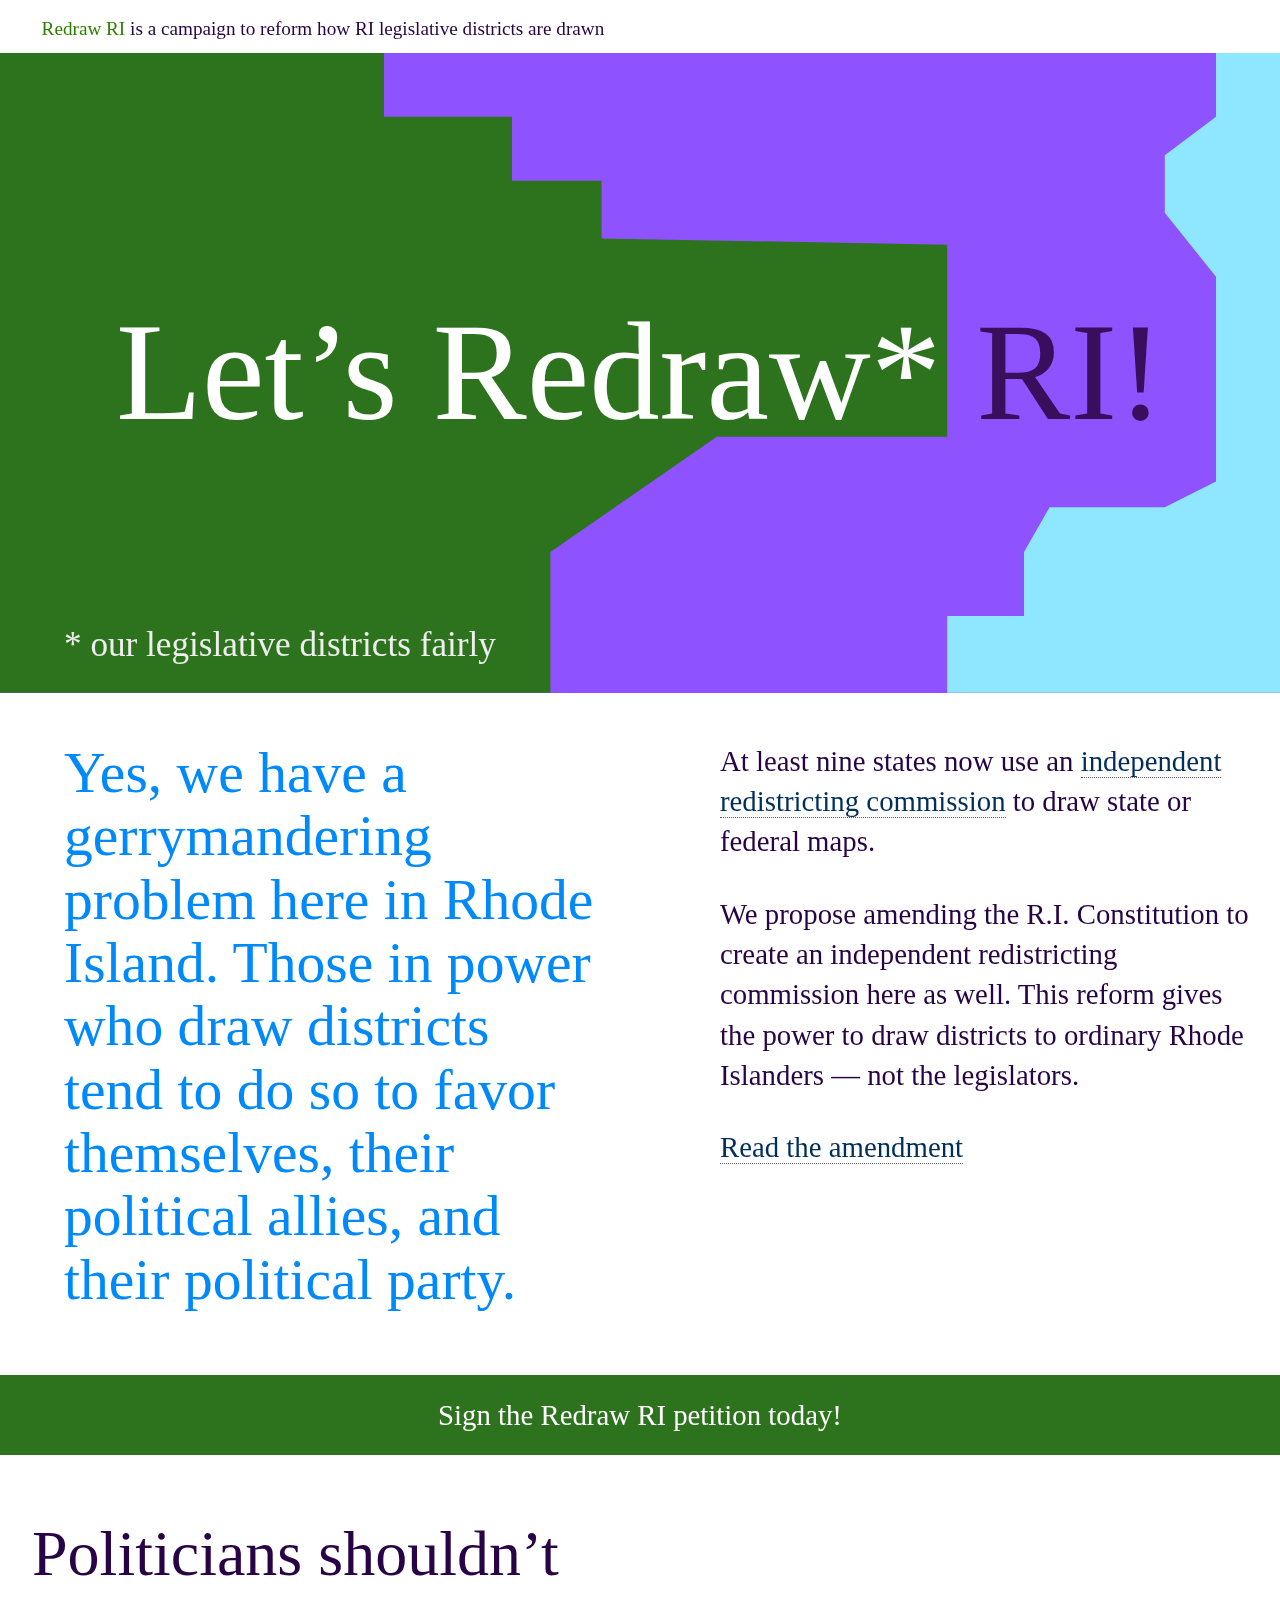
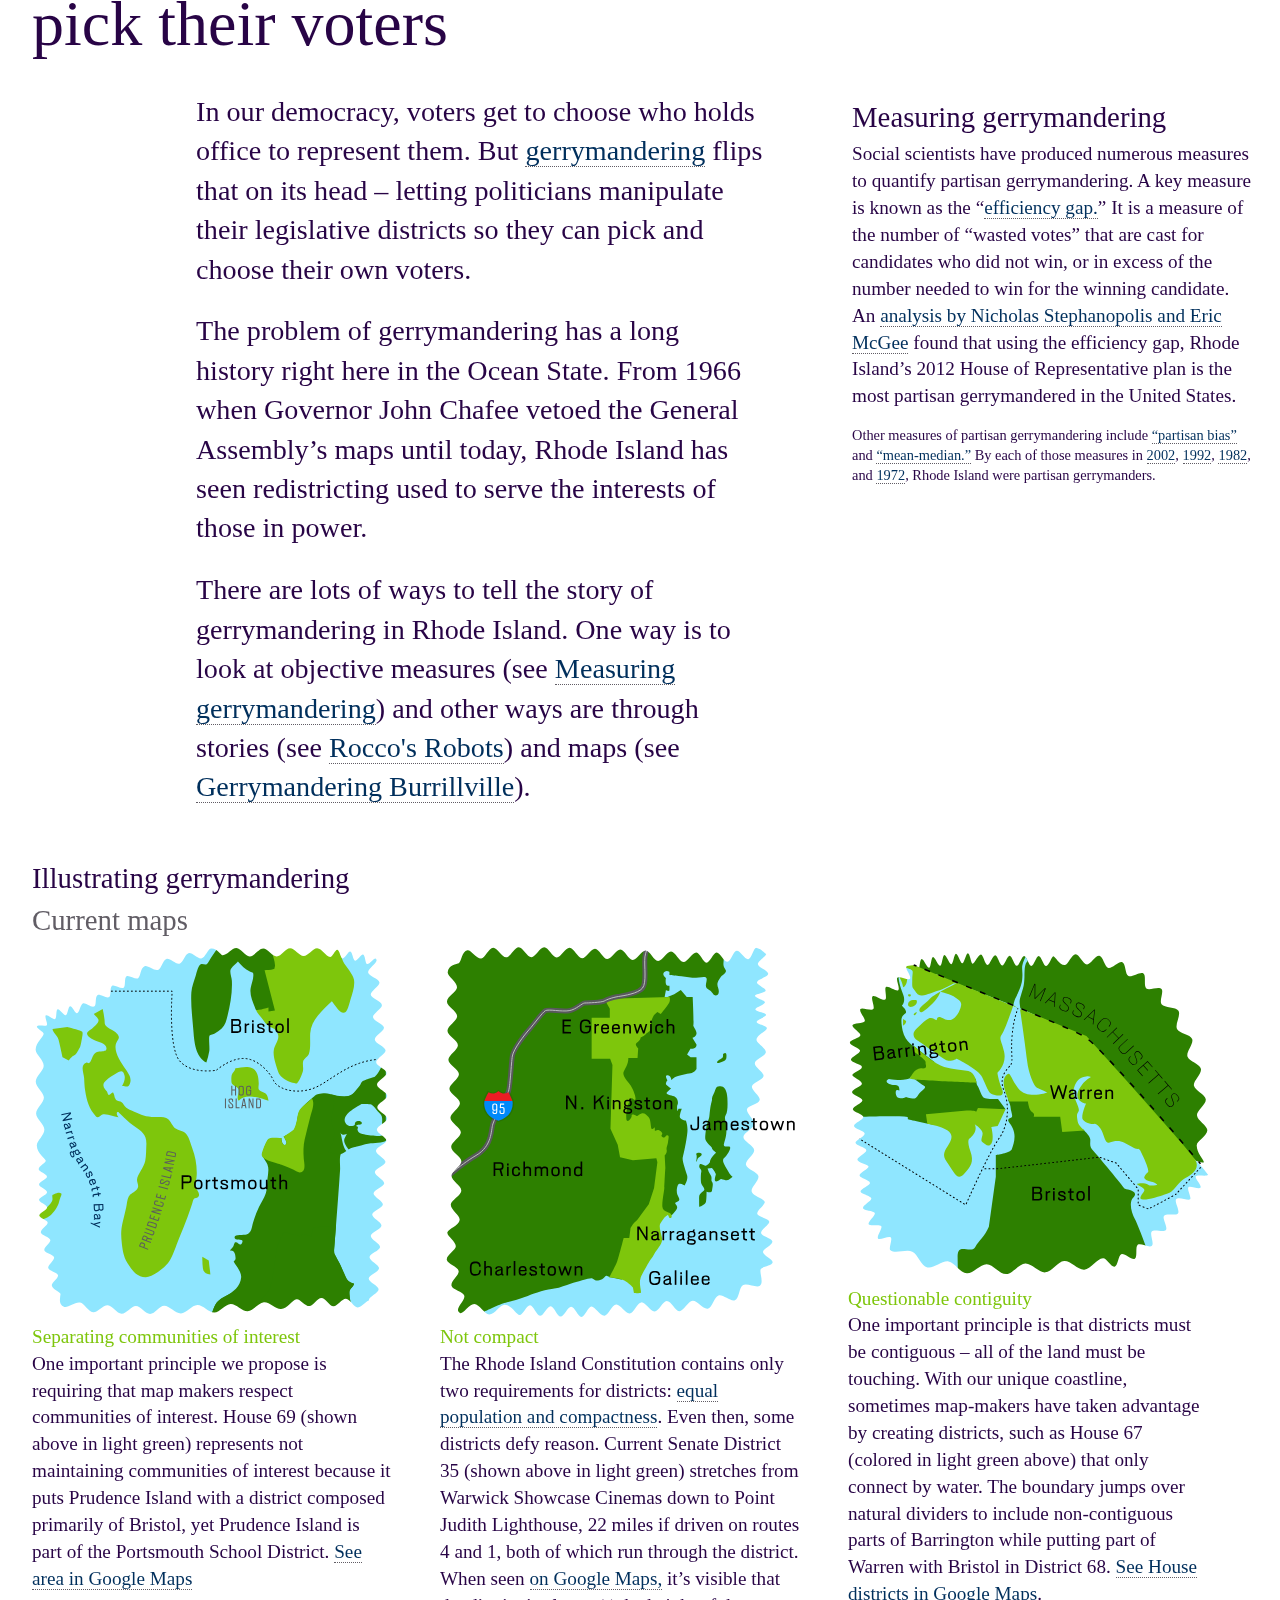
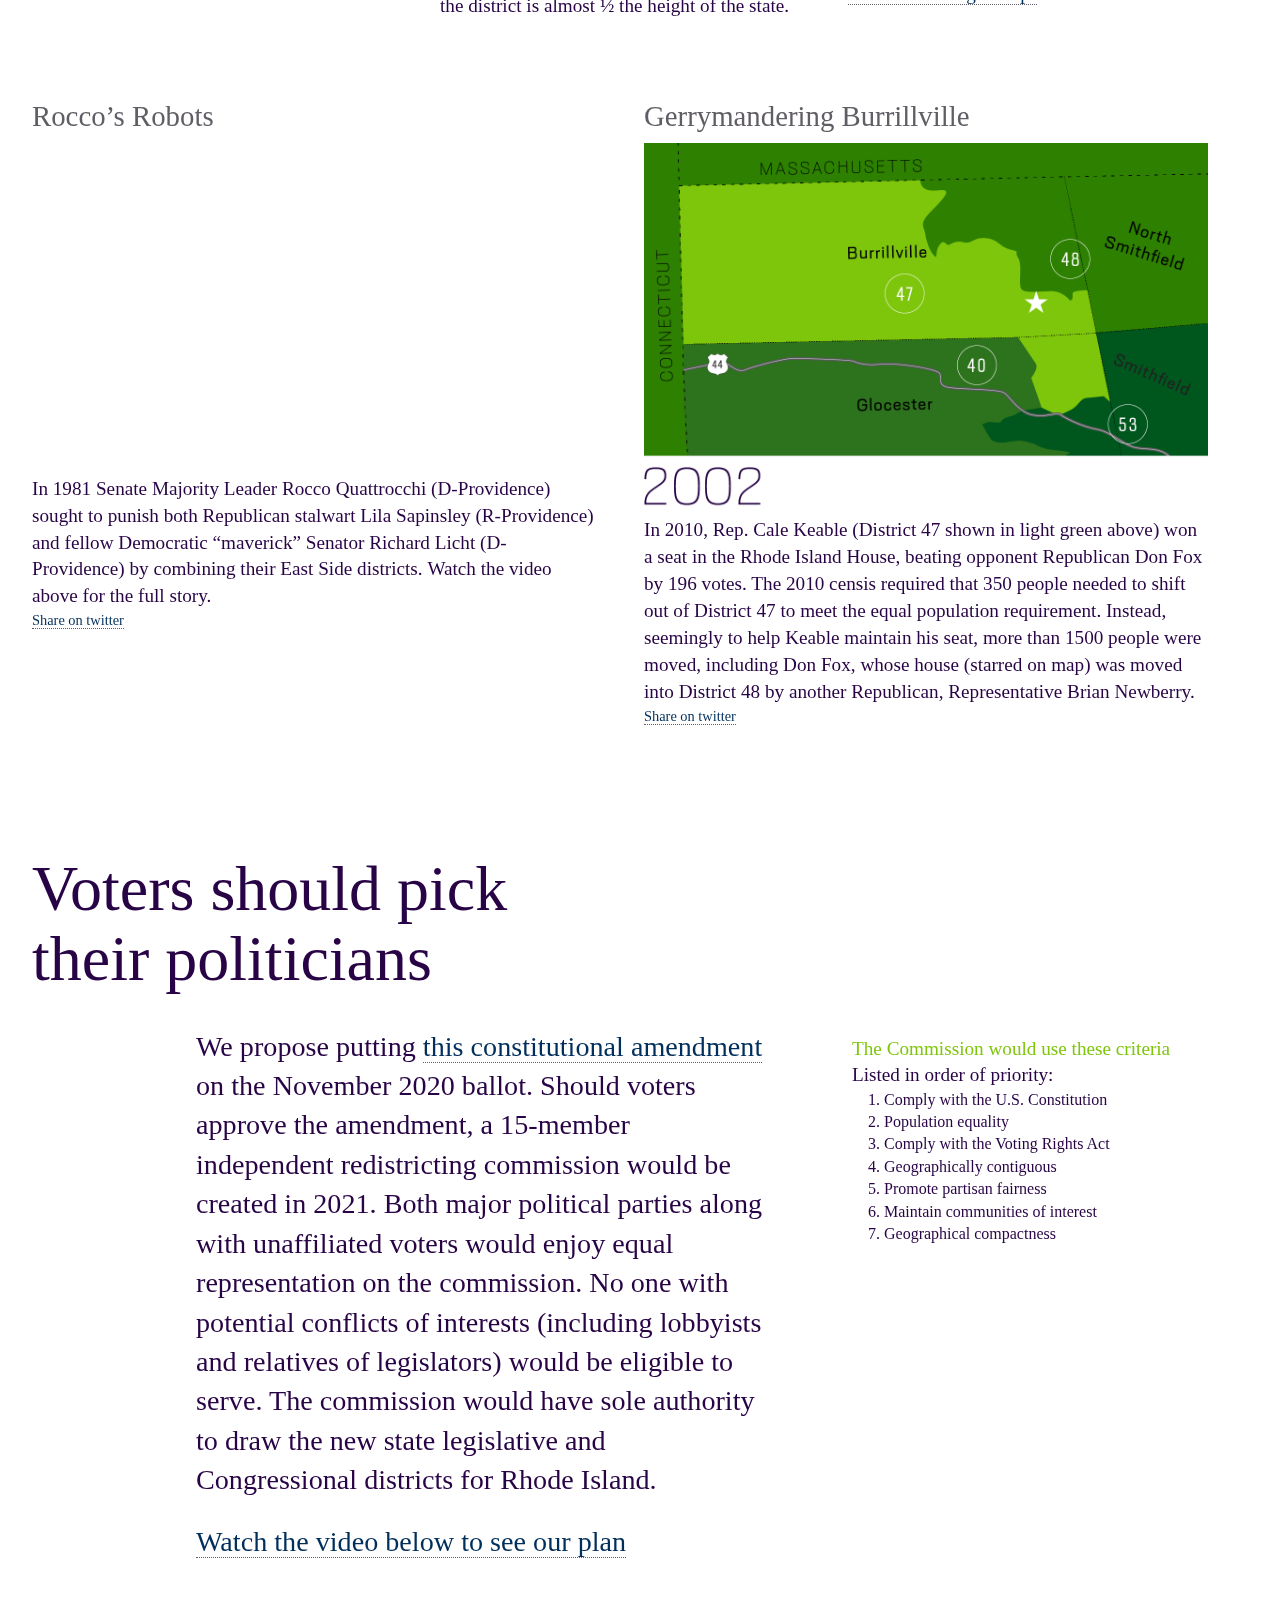
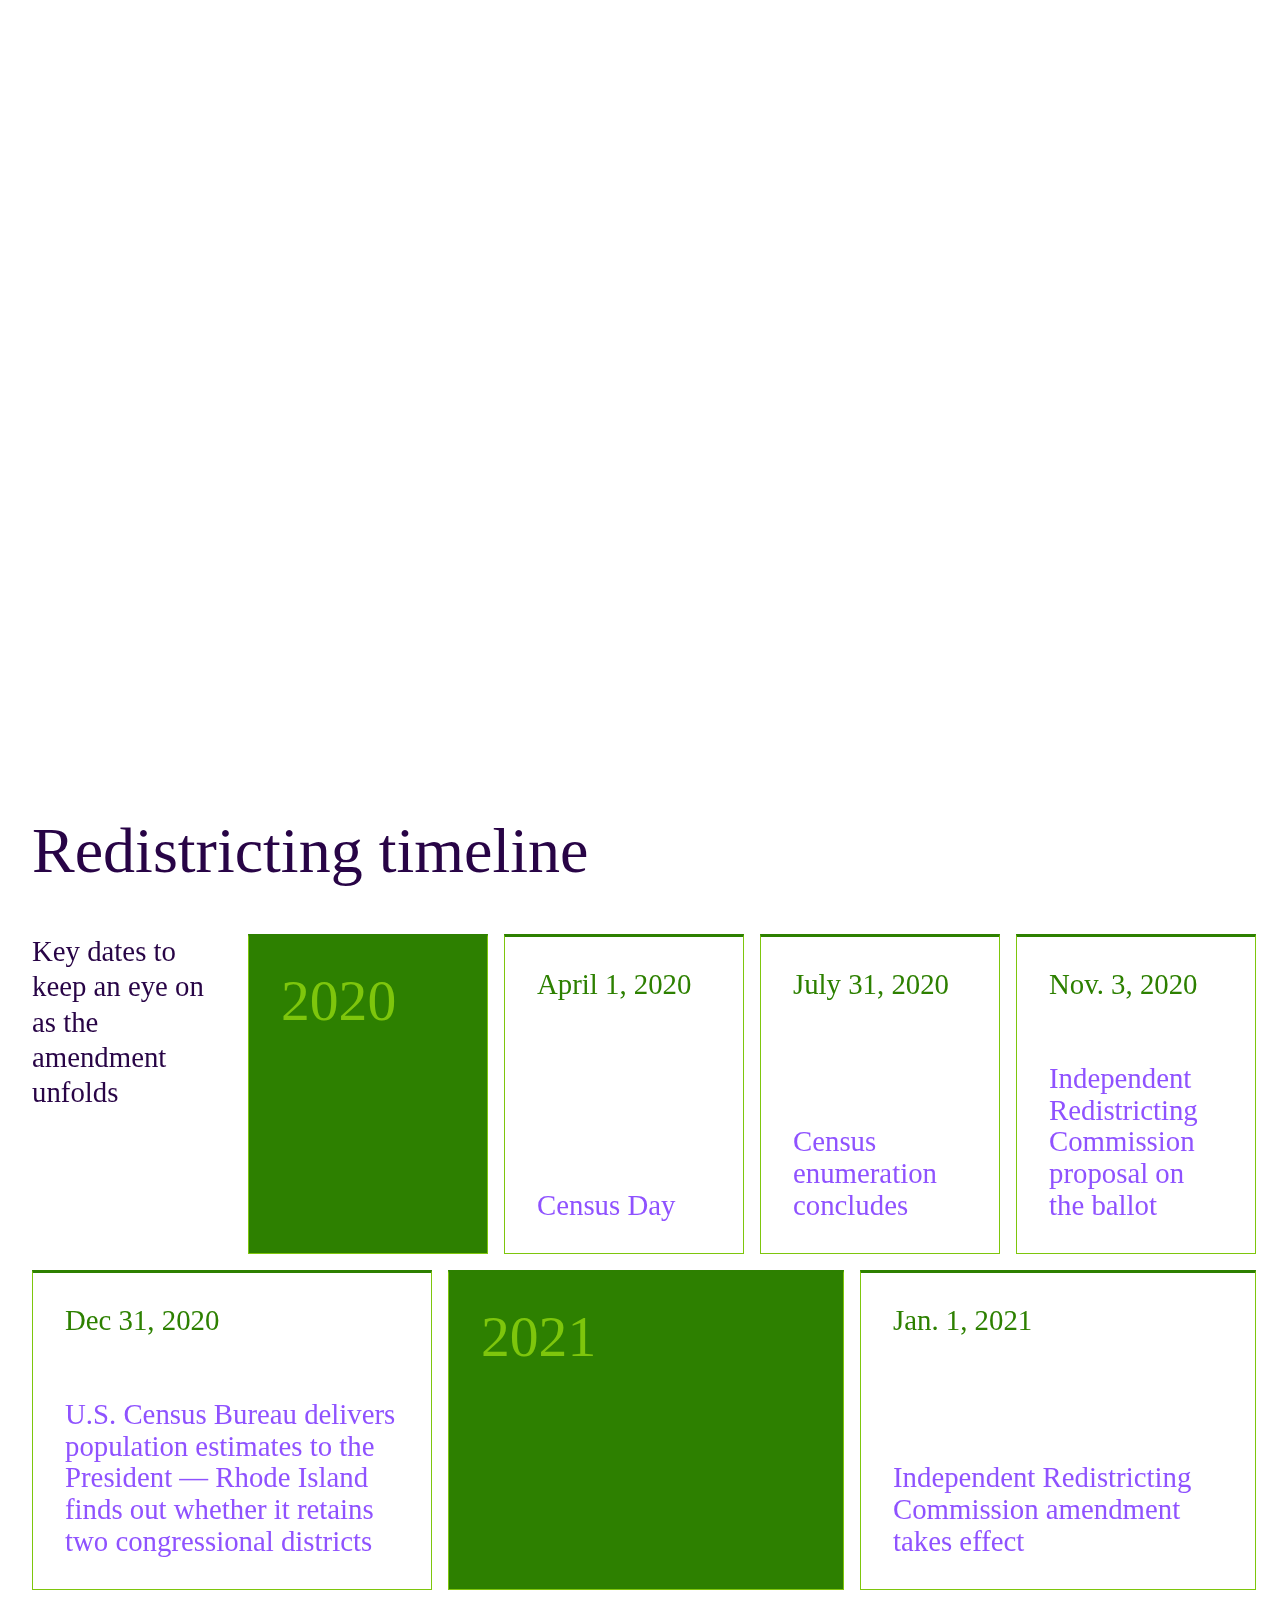
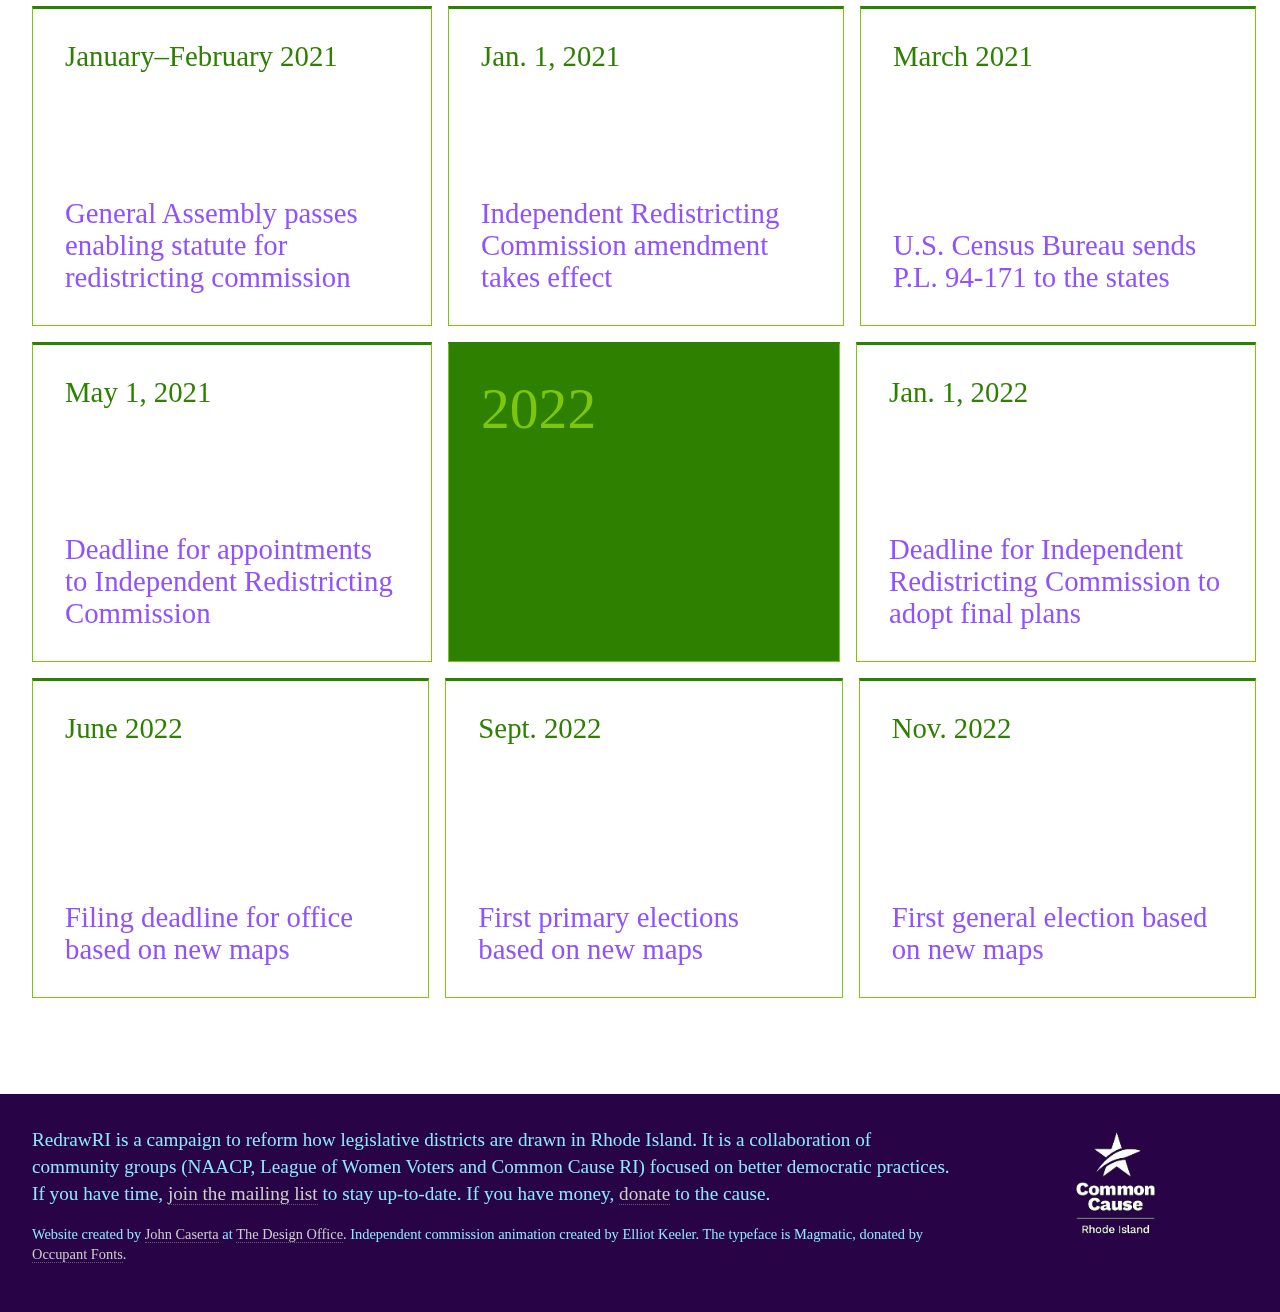
<file: index.html>
<!DOCTYPE html>
<html>
  <head>
    <!-- Global site tag (gtag.js) - Google Analytics -->
<script async src="https://www.googletagmanager.com/gtag/js?id=UA-4278398-28"></script>
<script>
  window.dataLayer = window.dataLayer || [];
  function gtag(){dataLayer.push(arguments);}
  gtag('js', new Date());

  gtag('config', 'UA-4278398-28');
</script>

    <meta charset="UTF-8">
    <title>Redraw RI</title>
    <meta name="title" content="Redraw RI">
    <meta name="description" content="Redraw RI is a campaign to reform how RI legislative districts are drawn">
    <link rel="shortcut icon" href="favicon.ico" type="image/x-icon" />
    <link rel="apple-touch-icon" sizes="180x180" href="/apple-touch-icon.png">
    <link rel="icon" type="image/png" sizes="32x32" href="/favicon-32x32.png">
    <link rel="icon" type="image/png" sizes="16x16" href="/favicon-16x16.png">
    <link rel="manifest" href="/site.webmanifest">
    <meta name="viewport" content="width=device-width, initial-scale=1">
    <link rel="stylesheet" type="text/css" href="css/reset.css" />
    <link href="//cloud.typenetwork.com/projects/3470/fontface.css/" rel="stylesheet" type="text/css">
    <link rel="stylesheet" type="text/css" href="css/universal.css" />
    <script src="balancetext.min.js"></script>
    <script>
      balanceText();
    </script>
    <style type="text/css">
    .balance-text {
    	text-wrap: balanced;
    }
    </style>

<!-- Google Analytics -->
  </head>


  <body>
    <header>
      <nav>
        <div><strong class="mediumgreen">Redraw RI</strong> is a campaign to reform how RI legislative districts are drawn <!-- <a href="http://www.commoncause.org/rhode-island/wp-content/uploads/sites/26/2020/01/2020-RI-Redistricting-Commission-Flyer.png">Learn more</a> --></div>
      </nav>
    </header>
    <main>
      <div class="hero fullwidth">
        <p>* our legislative districts fairly</p>
        <div class="h1third h1">
          <h1>Let’s Redraw* RI!</h1>
    		</div>
    		<div  class="h1first h1">
    			<h1>Let’s Redraw* RI!</h1>
    		</div>
        <div class="h1second h1">
          <h1>Let’s Redraw* RI!</h1>
    		</div>
    	</div>

      <section class="leadtext">
        <div>
          <h2 class="kicker">Yes, we have a gerrymandering problem here in Rhode Island. Those in power who draw districts tend to do so to favor themselves, their political allies, and their political party. </h2>
  <!--        <ul>
          <li><a href="#" class="action">See Virginia’s story</a></li>
          <li><a href="#" class="action">See Michigan’s story</a></li>
          </ul>
        -->
        </div>
        <div>
          <p>At least nine states now use an <a href="https://www.commoncause.org/independent-redistricting-commissions/">independent redistricting commission</a> to draw state or federal maps. </p>


          <p>We propose amending the R.I. Constitution to create an independent redistricting commission here as well. This reform gives the power to draw districts to ordinary Rhode Islanders — not the legislators.          </p>
          <p><a href="http://webserver.rilin.state.ri.us/BillText/BillText20/SenateText20/S2077.pdf" class="">Read the amendment</a></p>
        </div>
      </section>

    <a href="https://actionnetwork.org/petitions/help-us-redraw-ri-stop-gerrymandering-in-rhode-island">  <section class="contact">
        <div>Sign the Redraw RI petition today!</div>
      </section></a>

      <section class="redistrictingnow">
        <h2 class="">Politicians shouldn’t pick their voters  </h2>
        <div class="leadintro">
          <p>In our democracy, voters get to choose who holds office to represent them. But <a href="https://www.youtube.com/watch?v=bGLRJ12uqmk" target=_blank>gerrymandering</a> flips that on its head – letting politicians manipulate their legislative districts so they can pick and choose their own voters.</p>

          <p>The problem of gerrymandering has a long history right here in the Ocean State. From 1966 when Governor John Chafee vetoed the General Assembly’s maps until today, Rhode Island has seen redistricting used to serve the interests of those in power.</p>

          <p>There are lots of ways to tell the story of gerrymandering in Rhode Island. One way is to look at objective measures (see <a href="#measuring">Measuring gerrymandering</a>) and other ways are through stories (see <a href="#rocco">Rocco's Robots</a>) and maps (see <a href="#burrillville">Gerrymandering Burrillville</a>).
          </p>


        </div>
        <div class="rightsupport" id="measuring">
            <h3>Measuring gerrymandering</h3>

            <p>Social scientists have produced numerous measures to quantify partisan gerrymandering. A key measure is known as the “<a href="https://www.brennancenter.org/sites/default/files/legal-work/How_the_Efficiency_Gap_Standard_Works.pdf" target=_blank>efficiency gap.</a>” It is a measure of the number of “wasted votes” that are cast for candidates who did not win, or in excess of the number needed to win for the winning candidate. An <a href="https://chicagounbound.uchicago.edu/cgi/viewcontent.cgi?article=1946&context=public_law_and_legal_theory">analysis by Nicholas Stephanopolis and Eric McGee</a> found that using the efficiency gap, Rhode Island’s 2012 House of Representative plan is the most partisan gerrymandered in the United States.</p>

            <p class="agate">Other measures of partisan gerrymandering include <a href="https://planscore.org/metrics/partisanbias/">“partisan bias”</a> and <a href="https://planscore.org/metrics/meanmedian/">“mean-median.”</a> By each of those measures in <a href="https://planscore.org/rhode_island/#!2002-plan-statehouse-eg">2002</a>, <a href="https://planscore.org/rhode_island/#!1992-plan-statehouse-eg">1992</a>, <a href="https://planscore.org/rhode_island/#!1982-plan-statehouse-eg">1982</a>, and <a href="https://planscore.org/rhode_island/#!1972-plan-statehouse-eg">1972</a>, Rhode Island were partisan gerrymanders.</p>

        </div>
        <div class="fullwidth">
          <h3>Illustrating gerrymandering</h3>
          <h4>Current maps</h4>
          <div class="flex" id="locatermaps">
            <div>
              <img src="img/69.svg">
                <h5>Separating communities of interest</h5>
                <p>One important principle we propose is requiring that map makers respect communities of interest. House 69 (shown above in light green) represents not maintaining communities of interest because it puts Prudence Island with a district composed primarily of Bristol, yet Prudence Island is part of the Portsmouth School District. <a href="https://www.google.com/maps/d/u/0/viewer?mid=1eVtSpgi7lWe0AoKnaRrhqVKSjxI&ll=41.593637063069046%2C-71.29779839999998&z=12" target="_blank">See area in Google Maps</a></p>
            </div>
            <div>
                <img src="img/35.svg">
                  <h5>Not compact</h5>
                  <p>The Rhode Island Constitution contains only two requirements for districts: <a href="http://webserver.rilin.state.ri.us/RiConstitution/C07.html">equal population and compactness</a>. Even then, some districts defy reason. Current Senate District 35 (shown above in light green) stretches from Warwick Showcase Cinemas down to Point Judith Lighthouse, 22 miles if driven on routes 4 and 1, both of which run through the district.  When seen <a href="https://www.google.com/maps/d/viewer?mid=1brpjZX1Luck4IwaiqplftQPfzBA&usp=sharing" target="_blank">on Google Maps,</a> it’s visible that the district is almost ½ the height of the state.</p>
              </div>
              <div class="map3">
                    <img src="img/67.svg">
                    <h5>Questionable contiguity</h5>
                    <p>One important principle is that districts must be contiguous – all of the land must be touching. With our unique coastline, sometimes map-makers have taken advantage by creating districts, such as House 67 (colored in light green above) that only connect by water. The boundary jumps over natural dividers to include non-contiguous parts of Barrington while putting part of Warren with Bristol in District 68. <a href="https://www.google.com/maps/d/u/0/viewer?mid=1eVtSpgi7lWe0AoKnaRrhqVKSjxI&ll=41.73724718813982%2C-71.29003622766538&z=13" target="_blank">See House districts in Google Maps</a>.</p>
                </div>
                  <!--
              <li>
                <img src="img/locater_map.png">
                  <h5>Keeping communities of interest</h5>
                  <p>Senate 6 was created to join the historically African-American neighborhood of Mt. Hope with a predominantly African-American section of South Providence</p>
              </li>
            -->
          </div>
            <div class="flex" id="rocco">
                <div>
                  <h4>Rocco’s Robots</h4>
<div style="padding:56.25% 0 0 0;position:relative;"><iframe src="https://player.vimeo.com/video/388578979?title=0&byline=0&portrait=0" style="position:absolute;top:0;left:0;width:100%;height:100%;" frameborder="0" allow="autoplay; fullscreen" allowfullscreen></iframe></div><script src="https://player.vimeo.com/api/player.js"></script>
<!--<p>In 1981 Senate Majority Leader Rocco Quattrocchi (D-Providence) sought to punish both Republican stalwart Lila Sapinsley (R-Providence) and fellow Democratic “maverick” Senator Richard Licht (D-Providence) by combining their East Side districts. Bucking his party Licht joined Sapinsley in suing to overturn the new districts. When the three-judge panel of the federal court ruled to overturn the maps they wrote, “The only plausible explanation [for the maps are] to preserve the senatorial seats of incumbents favorable to the Democratic leadership and punish incumbents critical of the leadership.”</p>-->
<p>In 1981 Senate Majority Leader Rocco Quattrocchi (D-Providence) sought to punish both Republican stalwart Lila Sapinsley (R-Providence) and fellow Democratic “maverick” Senator Richard Licht (D-Providence) by combining their East Side districts. <strong>Watch the video above for the full story.</strong>
<p class="agate"><a title="Post to twitter" href="https://twitter.com/intent/tweet?text=Learn about 'Rocco and his Robots' on redrawri.org @commoncauseri https://vimeo.com/388578979">Share on twitter</a><p>
</p>
</div>
                <div id="burrillville">
                  <h4>Gerrymandering Burrillville</h4>
                    <img src="img/burrillville.gif">
                    <p>In 2010, Rep. Cale Keable (District 47 shown in light green above) won a seat in the Rhode Island House, beating opponent Republican Don Fox by 196 votes. The 2010 censis required that 350 people needed to shift out of District 47 to meet the equal population requirement. Instead, seemingly to help Keable maintain his seat, more than 1500 people were moved, including Don Fox, whose house <strong>(starred on map)</strong> was moved into District 48 by another Republican, Representative Brian Newberry. </p>
                    <p class="agate"><a title="Post to twitter" href="https://twitter.com/intent/tweet?text=See how Don Fox was gerrymandered out of his district' on redrawri.org @commoncauseri https://redrawri.org#burrillville">Share on twitter</a><p>

                </div>
              </div>
        </div>
      </section>



      <section class="redistrictingnow">
        <h2>Voters should pick their politicians</h2>
        <div class="leadintro">
            <p>We propose putting <a href="http://webserver.rilin.state.ri.us/BillText/BillText20/SenateText20/S2077.pdf"  target="_blank" class="action">this constitutional amendment</a> on the November 2020 ballot. Should voters approve the amendment, a 15-member independent redistricting commission would be created in 2021. Both major political parties along with unaffiliated voters would enjoy equal representation on the commission. No one with potential conflicts of interests (including lobbyists and relatives of legislators) would be eligible to serve. The commission would have sole authority to draw the new state legislative and Congressional districts for Rhode Island. </p>
            <p><a href="#video">Watch the video below to see our plan</a></p>
        </div>
        <div class="rightsupport">
          <h5>The Commission would use these criteria</h5>
          <p>Listed in order of priority:</p>
            <ol>
              <li>Comply with the U.S. Constitution</li>
              <li>Population equality</li>
              <li>Comply with the Voting Rights Act</li>
              <li>Geographically contiguous</li>
              <li>Promote partisan fairness</li>
              <li>Maintain communities of interest</li>
              <li>Geographical compactness</li>
          </ol>

        </div>
      </section>

      <section class="walltowall">
<div id="video" style="padding:56.25% 0 0 0;position:relative;"><iframe src="https://player.vimeo.com/video/388628637?title=0&byline=0&portrait=0" style="position:absolute;top:0;left:0;width:100%;height:100%;" frameborder="0" allow="autoplay; fullscreen" allowfullscreen></iframe></div><script src="https://player.vimeo.com/api/player.js"></script>
      </section>


      <section class="redistrictingnow timeline">
        <h2 class="">Redistricting timeline</h2>
          <div class="fullwidth">
            <div class="noborder">
                  <h4>Key dates to keep an eye on as the amendment unfolds</h4>
            </div>

            <div class="year">
                  <h5>2020</h5>
            </div>

            <div>
                  <h5>April 1, 2020</h5>
                  <h6>Census Day</h6>
            </div>

            <div>
                  <h5>July 31, 2020</h5>
                  <h6>Census enumeration concludes</h6>
            </div>

            <div>
                  <h5>Nov. 3, 2020</h5>
                  <h6>Independent Redistricting Commission proposal on the ballot</h6>
            </div>

            <div class="double">
                  <h5>Dec 31, 2020</h5>
                  <h6>U.S. Census Bureau delivers population estimates to the President — Rhode Island finds out whether it retains two congressional districts</h6>
            </div>

            <div class="year">
              <h5>2021</h5>
            </div>


            <div>
                  <h5>Jan. 1, 2021</h5>
                  <h6>Independent Redistricting Commission amendment takes effect</h6>
            </div>

            <div class="double">
                  <h5>January–February 2021</h5>
                  <h6>General Assembly passes enabling statute for redistricting commission</h6>
            </div>

            <div>
                  <h5>Jan. 1, 2021</h5>
                  <h6>Independent Redistricting Commission amendment takes effect</h6>
            </div>


            <div>
                  <h5>March 2021</h5>
                  <h6>U.S. Census Bureau sends P.L. 94-171 to the states</h6>
            </div>


            <div class="double">
                  <h5>May 1, 2021</h5>
                  <h6>Deadline for appointments to Independent Redistricting Commission</h6>
            </div>


            <div class="year">
              <h5>2022</h5>
            </div>


            <div class="double">
                  <h5>Jan. 1, 2022</h5>
                  <h6>Deadline for Independent Redistricting Commission to adopt final plans</h6>
            </div>


            <div>
                  <h5>June 2022</h5>
                  <h6>Filing deadline for office based on new maps</h6>
            </div>
            <div>
                  <h5>Sept. 2022</h5>
                  <h6>First primary elections based on new maps</h6>
            </div>


            <div>
                  <h5>Nov. 2022</h5>
                  <h6>First general election based on new maps</h6>
            </div>





          </div>
      </section>
<!--
      <section class="dunno">
        <div>1
        </div>
        <div>2</div>
        <div>3</div>
        <div>4 ; ljkans f;lasdnfsad ;ln;lasdfksd;falsdknf as;daknsdfl f asdsdsdfsfsa asdsdf</div>
      </section>
-->
    </main>
    <footer id="bottom">
      <div class="flex">
        <div><a href="https://www.commoncause.org/rhode-island/" target="_blank" class="noborder"><img src="img/CCRIblack3.png"></a>
          <p>RedrawRI is a campaign to reform how legislative districts are drawn in Rhode Island. It is a collaboration of community groups (NAACP, League of Women Voters and Common Cause RI) focused on better democratic practices. If you have time, <a href="https://www.commoncause.org/rhode-island/" target="_blank">join the mailing list</a> to stay up-to-date. If you have money, <a href="https://actionnetwork.org/fundraising/common-cause-rhode-island?_ga=2.50518444.44753915.1580754735-1887334241.1579113336" target=_blank>donate</a> to the cause.</p>
          <p class="agate">Website created by <a href="http://johncaserta.com"  target=_blank>John Caserta</a> at <a href="http://thedesignoffice.org"  target=_blank>The Design Office</a>. Independent commission animation created by Elliot Keeler. The typeface is Magmatic, donated by <a href="https://occupantfonts.com/"  target=_blank>Occupant Fonts</a>.
        </div>



        </div>
    </footer>
    <script>
      function setAll(text) {
      var h = document.querySelectorAll("h1");
      var i = h.length;
        while (i--) {
          h[i].innerHTML = text;
        }
      }
      setAll("Let’s Redraw* RI!");
    </script>
  </body>
</html>
</file>
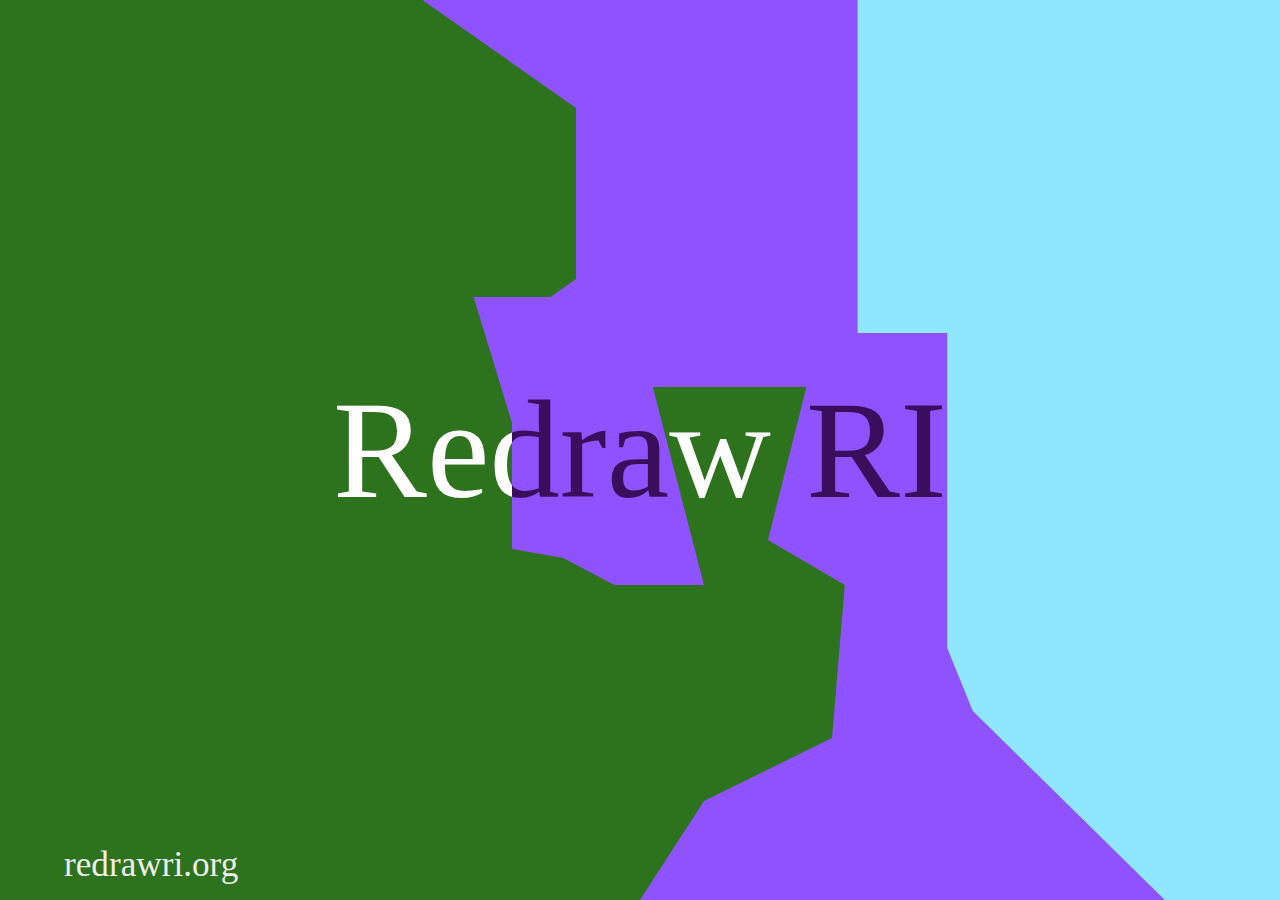
<file: identity.html>
<!DOCTYPE html>
<html>
  <head>
    <!-- Global site tag (gtag.js) - Google Analytics -->
    <meta charset="UTF-8">
    <title>Redraw RI: Identity</title>
    <link rel="shortcut icon" href="favicon.ico" type="image/x-icon" />
    <link rel="apple-touch-icon" sizes="180x180" href="/apple-touch-icon.png">
    <link rel="icon" type="image/png" sizes="32x32" href="/favicon-32x32.png">
    <link rel="icon" type="image/png" sizes="16x16" href="/favicon-16x16.png">
    <link rel="manifest" href="/site.webmanifest">
    <meta name="viewport" content="width=device-width, initial-scale=1">
    <link rel="stylesheet" type="text/css" href="css/reset.css" />
    <link href="//cloud.typenetwork.com/projects/3470/fontface.css/" rel="stylesheet" type="text/css">
    <script src="balancetext.min.js"></script>
    <script type="text/javascript">
      balanceText();
    </script>

    <style>
        .balance-text {
             text-wrap: balance;  /* Apply (proposed) CSS style */
         }

         body {
           color: #280446;
           line-height: 140%;
           margin: 0; padding: 0;
           -webkit-font-smoothing: antialiased;
           font-smoothing: antialiased;
           text-rendering: optimizeLegibility;
         }
         h1 { font-weight: normal; text-align: center; font-size: 11vw;
          display: inline-block; padding: 44px; margin: -1px 0;
          line-height: 100%;
          font-family: "Magmatic Thi";
       }


       .hero {
           height: 100vh;
             display: flex;
             align-items: center;
             background: #8fe6ff;
           }

         .hero p { font-family: "Magmatic Ex Lt"; color: #eee; font-size: 2.2rem; align-self: flex-end; padding: 1.5rem 4rem; z-index:100;  }

         .h1 {
           height: 100vh;
           background: #8F52FF;
           position: absolute;
           width: 100%;
           display: flex;
           align-items: center;
           justify-content: center;
           flex-wrap: wrap;
         }

         .h1third {
           background: #8F52FF;
         }
         .h1first {
           -webkit-clip-path: polygon(100% 29%, 100% 19%, 100% 9%, 100% 0, 95% 0, 67% 0, 67% 37%, 74% 37%, 74% 62%, 74% 72%, 76% 79%, 91% 100%, 93% 100%, 96% 100%, 100% 100%, 100% 93%, 100% 85%, 100% 78%, 100% 71%, 100% 65%, 100% 58%, 100% 52%, 100% 40%);
           clip-path: polygon(100% 29%, 100% 19%, 100% 9%, 100% 0, 95% 0, 67% 0, 67% 37%, 74% 37%, 74% 62%, 74% 72%, 76% 79%, 91% 100%, 93% 100%, 96% 100%, 100% 100%, 100% 93%, 100% 85%, 100% 78%, 100% 71%, 100% 65%, 100% 58%, 100% 52%, 100% 40%);


           background: #8fe6ff;   transition: all 1.8s;
           animation-name: blue;
           animation-duration: 20s;
           animation-delay: 0s;

           animation-iteration-count: infinite;
           animation-direction: alternate;
        }


         .h1second {

           -webkit-clip-path: polygon(0% 0%, 13% 0%, 33% 0, 45% 12%, 45% 31%, 43% 33%, 37% 33%, 40% 47%, 40% 61%, 44% 62%, 48% 65%, 55% 65%, 51% 43%, 63% 43%, 60% 60%, 66% 65%, 65% 82%, 55% 89%, 50% 100%, 41% 100%, 22% 100%, 5% 100%, 0 100%);
           clip-path: polygon(0% 0%, 13% 0%, 33% 0, 45% 12%, 45% 31%, 43% 33%, 37% 33%, 40% 47%, 40% 61%, 44% 62%, 48% 65%, 55% 65%, 51% 43%, 63% 43%, 60% 60%, 66% 65%, 65% 82%, 55% 89%, 50% 100%, 41% 100%, 22% 100%, 5% 100%, 0 100%);


           background: #2D721C;   transition: all 2s;
           animation-name: green;
           animation-duration: 20s;
           animation-delay: 0s;

           animation-iteration-count: infinite;
           animation-direction: alternate;
        }

         .h1third h1  { color: #380e5d; }
         .h1second h1  { color: #fff; }
         .h1first h1  { color: #000; }

     @keyframes green {
       0 {
         -webkit-clip-path: polygon(0% 0%, 13% 0%, 33% 0, 45% 12%, 45% 31%, 43% 33%, 37% 33%, 40% 47%, 40% 61%, 44% 62%, 48% 65%, 55% 65%, 51% 43%, 63% 43%, 60% 60%, 66% 65%, 65% 82%, 55% 89%, 50% 100%, 41% 100%, 22% 100%, 5% 100%, 0 100%);
         clip-path: polygon(0% 0%, 13% 0%, 33% 0, 45% 12%, 45% 31%, 43% 33%, 37% 33%, 40% 47%, 40% 61%, 44% 62%, 48% 65%, 55% 65%, 51% 43%, 63% 43%, 60% 60%, 66% 65%, 65% 82%, 55% 89%, 50% 100%, 41% 100%, 22% 100%, 5% 100%, 0 100%);

       }

       20% {

         -webkit-clip-path: polygon(0% 0%, 42% 0, 44% 5%, 64% 15%, 69% 29%, 69% 68%, 62% 67%, 62% 37%, 35% 37%, 35% 61%, 42% 61%, 38% 69%, 31% 69%, 24% 69%, 29% 77%, 35% 82%, 36% 89%, 36% 100%, 29% 100%, 22% 100%, 13% 100%, 5% 100%, 0 100%);
         clip-path: polygon(0% 0%, 42% 0, 44% 5%, 64% 15%, 69% 29%, 69% 68%, 62% 67%, 62% 37%, 35% 37%, 35% 61%, 42% 61%, 38% 69%, 31% 69%, 24% 69%, 29% 77%, 35% 82%, 36% 89%, 36% 100%, 29% 100%, 22% 100%, 13% 100%, 5% 100%, 0 100%);

       }

       40% {
         -webkit-clip-path: polygon(0% 0%, 19% 0, 29% 0, 37% 0, 43% 0, 46% 0, 53% 0, 53% 13%, 53% 27%, 53% 69%, 48% 69%, 48% 27%, 40% 27%, 40% 69%, 35% 69%, 35% 31%, 24% 31%, 21% 59%, 27% 97%, 25% 100%, 13% 100%, 5% 100%, 0 100%);
         clip-path: polygon(0% 0%, 19% 0, 29% 0, 37% 0, 43% 0, 46% 0, 53% 0, 53% 13%, 53% 27%, 53% 69%, 48% 69%, 48% 27%, 40% 27%, 40% 69%, 35% 69%, 35% 31%, 24% 31%, 21% 59%, 27% 97%, 25% 100%, 13% 100%, 5% 100%, 0 100%);


       }

       60% {
         -webkit-clip-path: polygon(0% 0%, 7% 0, 14% 0, 21% 0, 26% 0, 31% 0, 34% 5%, 37% 10%, 40% 17%, 45% 24%, 45% 35%, 45% 68%, 50% 68%, 50% 89%, 50% 100%, 35% 100%, 48% 100%, 44% 100%, 26% 100%, 21% 100%, 13% 100%, 5% 100%, 0 100%);
         clip-path: polygon(0% 0%, 7% 0, 14% 0, 21% 0, 26% 0, 31% 0, 34% 5%, 37% 10%, 40% 17%, 45% 24%, 45% 35%, 45% 68%, 50% 68%, 50% 89%, 50% 100%, 35% 100%, 48% 100%, 44% 100%, 26% 100%, 21% 100%, 13% 100%, 5% 100%, 0 100%);

       }

       80% {
         -webkit-clip-path: polygon(0% 0%, 7% 0, 14% 0, 21% 0, 26% 0, 31% 0, 34% 5%, 37% 10%, 40% 17%, 41% 29%, 40% 38%, 40% 67%, 35% 67%, 30% 67%, 26% 67%, 22% 67%, 18% 67%, 18% 75%, 18% 82%, 18% 92%, 2% 92%, 2% 100%, 0 100%);
         clip-path: polygon(0% 0%, 7% 0, 14% 0, 21% 0, 26% 0, 31% 0, 34% 5%, 37% 10%, 40% 17%, 41% 29%, 40% 38%, 40% 67%, 35% 67%, 30% 67%, 26% 67%, 22% 67%, 18% 67%, 18% 75%, 18% 82%, 18% 92%, 2% 92%, 2% 100%, 0 100%);


       }

       100% {
         -webkit-clip-path: polygon(0% 0%, 7% 0, 14% 0, 21% 0, 26% 0, 31% 0, 34% 0, 38% 8%, 42% 16%, 45% 23%, 39% 37%, 22% 37%, 22% 44%, 22% 51%, 22% 59%, 22% 67%, 45% 67%, 50% 67%, 50% 80%, 50% 87%, 50% 92%, 50% 100%, 0 100%);
         clip-path: polygon(0% 0%, 7% 0, 14% 0, 21% 0, 26% 0, 31% 0, 34% 0, 38% 8%, 42% 16%, 45% 23%, 39% 37%, 22% 37%, 22% 44%, 22% 51%, 22% 59%, 22% 67%, 45% 67%, 50% 67%, 50% 80%, 50% 87%, 50% 92%, 50% 100%, 0 100%);

       }








     }

     @keyframes blue {
       0 {
         -webkit-clip-path: polygon(100% 29%, 100% 19%, 100% 9%, 100% 0, 95% 0, 67% 0, 67% 37%, 74% 37%, 74% 62%, 74% 72%, 76% 79%, 91% 100%, 93% 100%, 96% 100%, 100% 100%, 100% 93%, 100% 85%, 100% 78%, 100% 71%, 100% 65%, 100% 58%, 100% 52%, 100% 40%);
         clip-path: polygon(100% 29%, 100% 19%, 100% 9%, 100% 0, 95% 0, 67% 0, 67% 37%, 74% 37%, 74% 62%, 74% 72%, 76% 79%, 91% 100%, 93% 100%, 96% 100%, 100% 100%, 100% 93%, 100% 85%, 100% 78%, 100% 71%, 100% 65%, 100% 58%, 100% 52%, 100% 40%);


       }

       20% {
         -webkit-clip-path: polygon(100% 29%, 100% 19%, 100% 9%, 100% 0, 95% 0, 90% 0, 89% 4%, 90% 9%, 93% 12%, 90% 24%, 96% 24%, 94% 35%, 94% 53%, 91% 62%, 92% 73%, 92% 84%, 90% 93%, 90% 100%, 95% 100%, 100% 100%, 100% 88%, 100% 82%, 100% 66%);
         clip-path: polygon(100% 29%, 100% 19%, 100% 9%, 100% 0, 95% 0, 90% 0, 89% 4%, 90% 9%, 93% 12%, 90% 24%, 96% 24%, 94% 35%, 94% 53%, 91% 62%, 92% 73%, 92% 84%, 90% 93%, 90% 100%, 95% 100%, 100% 100%, 100% 88%, 100% 82%, 100% 66%);



       }

       40% {
         -webkit-clip-path: polygon(100% 29%, 100% 19%, 100% 9%, 100% 0, 95% 0, 90% 0, 85% 0, 81% 0, 69% 0, 69% 24%, 69% 68%, 74% 68%, 74% 33%, 80% 33%, 80% 100%, 83% 100%, 86% 100%, 90% 100%, 95% 100%, 100% 100%, 100% 88%, 100% 82%, 100% 66%);
         clip-path: polygon(100% 29%, 100% 19%, 100% 9%, 100% 0, 95% 0, 90% 0, 85% 0, 81% 0, 69% 0, 69% 24%, 69% 68%, 74% 68%, 74% 33%, 80% 33%, 80% 100%, 83% 100%, 86% 100%, 90% 100%, 95% 100%, 100% 100%, 100% 88%, 100% 82%, 100% 66%);


       }

       60% {

         -webkit-clip-path: polygon(100% 29%, 100% 19%, 100% 9%, 100% 0, 95% 0, 90% 0, 85% 0, 81% 0, 73% 0, 63% 25%, 63% 64%, 70% 64%, 77% 64%, 77% 89%, 80% 100%, 83% 100%, 86% 100%, 90% 100%, 95% 100%, 100% 100%, 100% 88%, 100% 82%, 100% 66%);
         clip-path: polygon(100% 29%, 100% 19%, 100% 9%, 100% 0, 95% 0, 90% 0, 85% 0, 81% 0, 73% 0, 63% 25%, 63% 64%, 70% 64%, 77% 64%, 77% 89%, 80% 100%, 83% 100%, 86% 100%, 90% 100%, 95% 100%, 100% 100%, 100% 88%, 100% 82%, 100% 66%);



       }

       80% {
         -webkit-clip-path: polygon(100% 0, 95% 0, 91% 0, 85% 0, 80% 0, 75% 0, 54% 0, 49% 0, 40% 0, 63% 43%, 59% 63%, 51% 63%, 42% 63%, 42% 76%, 42% 100%, 45% 100%, 49% 100%, 52% 100%, 56% 100%, 59% 100%, 68% 100%, 77% 100%, 100% 100%);
         clip-path: polygon(100% 0, 95% 0, 91% 0, 85% 0, 80% 0, 75% 0, 54% 0, 49% 0, 40% 0, 63% 43%, 59% 63%, 51% 63%, 42% 63%, 42% 76%, 42% 100%, 45% 100%, 49% 100%, 52% 100%, 56% 100%, 59% 100%, 68% 100%, 77% 100%, 100% 100%);




       }

       100% {
         -webkit-clip-path: polygon(100% 0, 95% 0, 91% 0, 85% 0, 80% 0, 75% 0, 70% 0, 60% 38%, 65% 38%, 70% 38%, 75% 38%, 75% 44%, 75% 50%, 75% 55%, 75% 60%, 75% 67%, 70% 67%, 65% 67%, 65% 79%, 65% 87%, 65% 95%, 65% 100%, 100% 100%);
         clip-path: polygon(100% 0, 95% 0, 91% 0, 85% 0, 80% 0, 75% 0, 70% 0, 60% 38%, 65% 38%, 70% 38%, 75% 38%, 75% 44%, 75% 50%, 75% 55%, 75% 60%, 75% 67%, 70% 67%, 65% 67%, 65% 79%, 65% 87%, 65% 95%, 65% 100%, 100% 100%);


       }
     }

     @media only screen and (max-width: 1023px) {
       .hero p { font-family: "Magmatic Ex Lt"; color: #eee; font-size: 1.5rem; align-self: flex-end; padding: 1.5rem 4rem; z-index:100;  }

     }

    </style>

<!-- Google Analytics -->
  </head>


  <body>
    <main>
      <div class="hero fullwidth">
        <p>redrawri.org</p>
        <div class="h1third h1">
          <h1>Redraw RI</h1>
    		</div>
    		<div  class="h1first h1">
    			<h1>Redraw RI</h1>
    		</div>
        <div class="h1second h1">
          <h1>Redraw RI</h1>
    		</div>
    	</div>
    </main>
  </body>
</html>
</file>
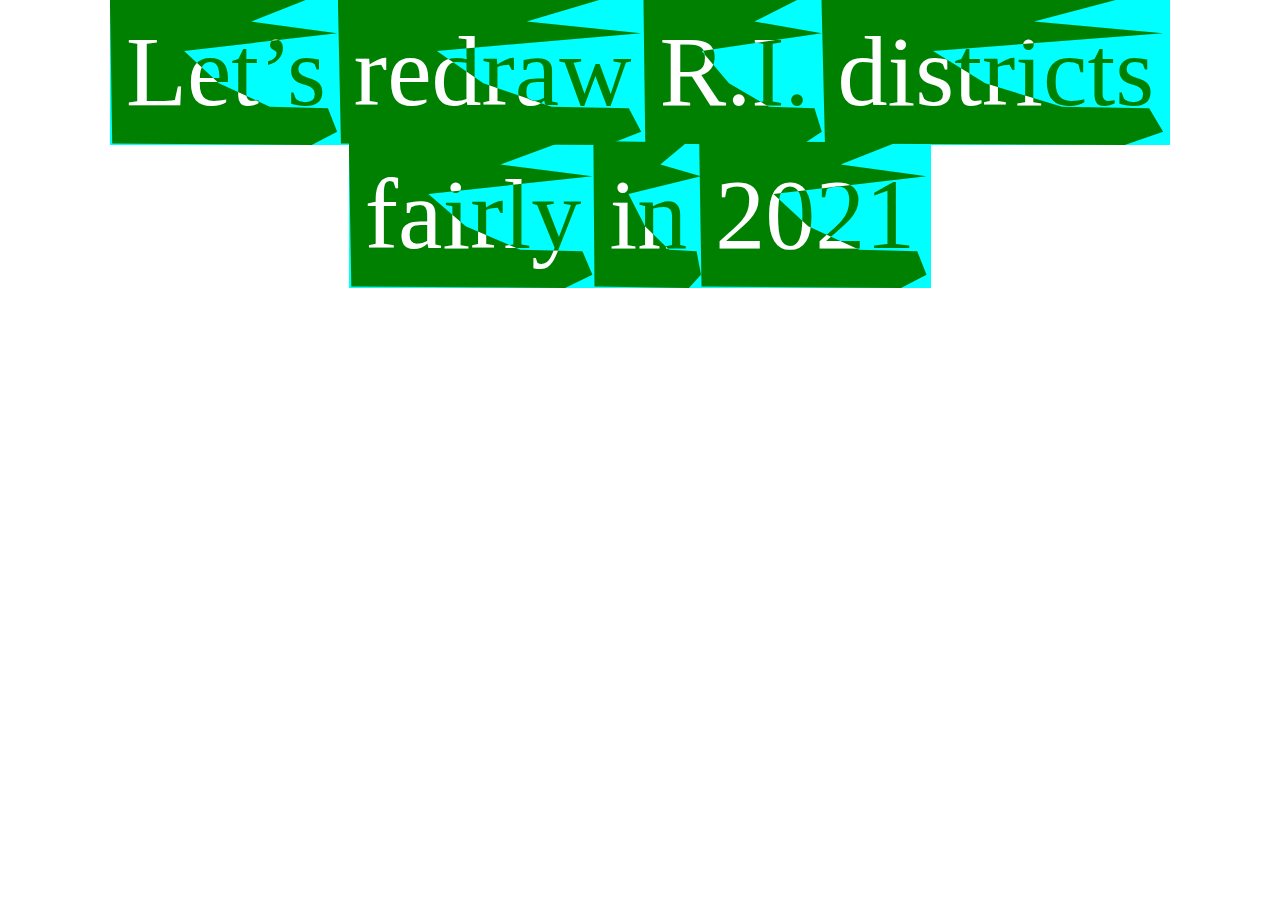
<file: shapes.html>
<!doctype html>
<html lang="en">
	<head>
    <style>
      body { margin: 0; font-size: 100px;}

			.main {
					background: ;
					height: 350px;
					position: relative;
					display: flex;
					align-items: center;
				  justify-content: center;
}
      .h1 {
				position: absolute;
				top: 0; left: 0;
				width: 100%;
				height: 130px;
				display: flex;
				align-items: center;
			  justify-content: center;
				flex-wrap: wrap;
			}
			h1 { font-weight: normal; text-align: center; font-family: Castledown; font-size: 100px;
				display: inline-block; padding: 16px; margin: -2px; color: green;
}

			.h1second h1 { clip-path: polygon(0% 0%, 1% 99%, 87% 100%, 98% 91%, 94% 75%, 69% 74%, 47% 58%, 32% 36%, 98% 24%, 61% 16%, 85% 1%);
				background: green;  transition: all 1s; color: white;
				animation-name: example;
			  animation-duration: 9s;
				animation-delay: 0s;
				animation-iteration-count: infinite;
			  animation-direction: alternate;
		 }
		 .h1second h1:nth-child(even) { animation-duration: 11s; }
			 .h1second h1:nth-child(3n) { animation-duration: 18s; animation-delay: 1s;
}

 		.h1first h1 {				background: cyan;
}

			@keyframes example {
			  from {clip-path: polygon(0% 0%, 1% 99%, 87% 100%, 98% 91%, 94% 75%, 69% 74%, 47% 58%, 32% 36%, 98% 24%, 61% 16%, 85% 1%); }
			  to { clip-path: polygon(0% 0%, 1% 99%, 64% 99%, 56% 89%, 62% 78%, 57% 71%, 60% 58%, 59% 41%, 60% 34%, 61% 16%, 67% 0);}
			}


    </style>
  </head>
  <body>
	<section class="main">
		<div  class="h1first h1">
			<h1>Let’s</h1><h1>redraw</h1><h1>R.I.</h1><h1>districts</h1><h1>fairly</h1><h1>in</h1><h1>2021</h1>
		</div>
		<div class="h1second h1">
			<h1>Let’s</h1><h1>redraw</h1><h1>R.I.</h1><h1>districts</h1><h1>fairly</h1><h1>in</h1><h1>2021</h1>
		</div>
	</section>
		<p id="head"></p>
  </body>

	<script>

		//myVar = setInterval(insertWidth, 500);

		function clickShape() {
			console.log("clickr clicked");
		}
		var clickr = document.querySelector(".h1");
		clickr.onclick = clickShape;

		function addP() {
			const NEWDOM = document.querySelector("#myBtn");
			const P = document.createElement("p");
			P.append("waiting");
			console.log(P)
			NEWDOM.append(P);
		}
		addP();
		function insertWidth() {
			var width = window.innerWidth;
			var height = window.innerHeight;
			height>width ? console.log("window is taller") : console.log("window is wider");

			document.querySelector("p").innerHTML = "width=" + width + "; height=" + height;

			document.querySelector("div").style.width = width + "px";
			document.getElementById("myBtn").style.height = height + "px";
		}

	</script>

</html>
</file>
<file: css/universal.css>
html {     scroll-behavior: smooth; }
/*
      font-family: "Magmatic Ex Lt";
      font-family: "Magmatic Med";
      font-family: "Magmatic Bd";
      font-family: "Magmatic Thi";
      font-family: "Magmatic Thi Wd";
      font-family: "Magmatic Ex Lt Wd";
      font-family: "Magmatic Med Wd";


*/
  body {
    color: #280446;
    line-height: 140%;
    margin: 0; padding: 0;
    -webkit-font-smoothing: antialiased;
    font-smoothing: antialiased;
    background: white;
    font-family: "Magmatic Ex Lt";
  }


/*
bright green: #7ec60c;
medium green: #2d8000;
dark green: #00571e;
forest green: #355200;
purple (complements green): #8f52ff;
water blue: #8fe6ff;
democracy blue: #0089fa; looks good on white
dark blue: #002f5c;
dark red (complements water blue): #8f2100;

*/


		img { width: 100%; height: auto;  }
		body { margin: 0 ; box-sizing: border-box;
}

/* First section */
    nav  {
      max-width: 1600px;
      margin: 0 auto;
      display: flex;
      flex-direction: row;
      align-items: flex-start;
      margin: 0 auto; padding-top: .3rem; padding-left: 1.8rem;
    }
    nav>div:nth-child(1)  {
      width: 90%;
      font-size: 1.2rem;
    }
    nav>div:nth-child(2)  {
      margin-left: auto;
    }
    nav a { white-space: nowrap; }

    .flex {
      grid-column: 1 / 9;
      display: flex;
      justify-content: space-around;
      align-items: stretch;
      margin-bottom: 3rem;
      flex-wrap: wrap;
      max-width: 1600px;
    }
    .flex div {
      flex: 1;
      margin-right: 3rem;
      min-width: 300px;
      margin-bottom: 2rem;
    }
    .map3 {       max-width: 50%; }
    .flex div.nowrap {
      flex-wrap: nowrap;
    }

    .contact {  background: #2D721C; margin-bottom: 2rem;}
    .contact div { color: white; text-align: center;
    font-size: 1.8rem; padding: 1.8rem 0; }

    nav div { padding: .8rem; }

    #rocco > div > div { margin: 0 0 1rem 0; }
		section, footer  {
		  display: grid;
      grid-row-gap: 0;
      grid-column-gap: 2rem;
			margin: 1rem auto;
      max-width: 1600px;

		/*	max-width: 1000px;
			margin: 0 auto; /* there is no float center */
		}
    footer { max-width: 100%; }
    footer .flex { margin: 0 auto; align-items: center; }
    footer img { width: 90px; mix-blend-mode: lighten; float: right;  margin: 0 3rem 2rem 7rem;  }
    footer p { margin-bottom: 1rem; color: #8fe6ff; }


    .onecolumn {
      grid-template-columns: repeat(auto-fit, minmax(200px, 1fr));
      align-content: space-around;
      justify-content: space-between;
    }

		section.leadtext {
			grid-template-columns: repeat(auto-fit, minmax(200px, 1fr));
		}

    section.redistrictingnow {
      grid-template-columns: repeat(8, 1fr);
      grid-template-rows: repeat(auto-fit, minmax(6rem, 1fr));
    }

    .timeline { margin-top: 4rem; }
    .redistrictingnow ol {
      margin-left: 2rem;
    }
    .fullwidth {
      grid-column: 1 / 9;
      align-self: center;
      margin-left: auto;
    }

    section.redistrictingnow h2 {
      grid-column: 1 / 5;
      align-self: center;
    }

    .leadintro {
      grid-column: 2 / 7;
    }
    .rightsupport {
      grid-column: 7 / 9;
      margin-top: .5rem;
    }

    .redistrictingnow .rightsupport {
      grid-column: 6 / 9;
    }
    .redistrictingnow .leadintro {
      grid-column: 2 / 6;
    }


    section.dunno {
      grid-template-columns: 1fr 1fr;
      grid-template-rows: 200px;
      justify-items: center; /* centers children within. width of child hugs content */
      align-items: center;
      align-content: center;
    }


    @media only screen and (max-width: 1024px) and (min-width: 900px){
      .leadintro { grid-column: 2 / 8; }
      .rightsupport { grid-column: 2 / 7; margin-bottom: 2rem;}
      ol { margin-left: 2rem; font-size: 1.3rem; line-height: 140%}
    }

    @media only screen and (max-width: 900px) {
      html { font-size: 14px; }
      h1 { line-height: 90%;  font-size: 18.5rem; }
      .leadintro>p { font-size: 2rem; }
      ol  { font-size: 1.2rem; line-height: 140%; }
      ol { margin-left: 3rem; }
      nav>div:nth-child(1)  {
        width: 100%;
        font-size: 1.2rem;
      }
      .hero p { padding: 1rem 4rem; }
      section, footer, .fullwidth  {
         display: block;
      }
    }



    section>div, section>h2, footer>div { padding: 2rem; padding-right: 1.5rem; padding-bottom: 0; }

    section.walltowall div { padding: 0; }

		footer { border-top: 1px solid #280446;
		background: #280446; padding-bottom: 0; color: white; margin-bottom: 0; }
/*
    bright green: #7ec60c;
    medium green: #2d8000;
    dark green: #00571e;
    forest green: #355200;
    purple (complements green): #8f52ff;
    water blue: #8fe6ff;
    democracy blue: #0089fa; looks good on white
    dark blue: #002f5c;
    dark red (complements water blue): #8f2100;

*/
		.stripe {
				grid-column: 2 / 3;
        grid-row: 1 / 4;
		}

    div {  }

    .hero {
      height: 50vw;
        display: flex;
        align-items: center;
        font-family: "Magmatic Thi";
        background: #8fe6ff;
      }

    .hero p { color: #eee; font-size: 2.2rem; align-self: flex-end; padding: 1.5rem 4rem; z-index:100;  }

    .h1 {
      height: 50vw;
      background: #8F52FF;
      position: absolute;
      width: 100%;
      display: flex;
      align-items: center;
      justify-content: center;
      flex-wrap: wrap;
    }

    .h1third {
      background: #8F52FF;
    }
    .h1first {

      -webkit-clip-path: polygon(95% 0, 95% 10%, 91% 16%, 91% 25%, 95% 35%, 95% 67%, 91% 71%, 82% 71%, 80% 78%, 80% 88%, 74% 88%, 74% 100%, 80% 100%, 85% 100%, 88% 100%, 94% 100%, 100% 100%, 100% 0);
      clip-path: polygon(95% 0, 95% 10%, 91% 16%, 91% 25%, 95% 35%, 95% 67%, 91% 71%, 82% 71%, 80% 78%, 80% 88%, 74% 88%, 74% 100%, 80% 100%, 85% 100%, 88% 100%, 94% 100%, 100% 100%, 100% 0);



      background: #8fe6ff;   transition: all .6s;
      animation-name: blue;
      animation-duration: 60s;
      animation-delay: 0s;
      animation-iteration-count: infinite;
      animation-direction: alternate;
   }


    .h1second {
      -webkit-clip-path: polygon(14% 0, 21% 0, 30% 0, 30% 10%, 40% 10%, 40% 20%, 47% 20%, 47% 29%, 74% 30%, 74% 60%, 56% 60%, 43% 78%, 43% 89%, 43% 100%, 28% 100%, 19% 100%, 0 100%, 0 0);
      clip-path: polygon(14% 0, 21% 0, 30% 0, 30% 10%, 40% 10%, 40% 20%, 47% 20%, 47% 29%, 74% 30%, 74% 60%, 56% 60%, 43% 78%, 43% 89%, 43% 100%, 28% 100%, 19% 100%, 0 100%, 0 0);


      background: #2D721C;   transition: all .6s;
      animation-name: green;
      animation-duration: 60s;
      animation-delay: 0s;
      animation-iteration-count: infinite;
      animation-direction: alternate;
   }

    .h1third h1  { color: #380e5d; }
    .h1second h1  { color: #fff; }
    .h1first h1  { color: #000; }

@keyframes green {
  0 {
    -webkit-clip-path: polygon(14% 0, 21% 0, 30% 0, 30% 10%, 40% 10%, 40% 20%, 47% 20%, 47% 29%, 74% 30%, 74% 60%, 56% 60%, 43% 78%, 43% 89%, 43% 100%, 28% 100%, 19% 100%, 0 100%, 0 0);
    clip-path: polygon(14% 0, 21% 0, 30% 0, 30% 10%, 40% 10%, 40% 20%, 47% 20%, 47% 29%, 74% 30%, 74% 60%, 56% 60%, 43% 78%, 43% 89%, 43% 100%, 28% 100%, 19% 100%, 0 100%, 0 0);


  }

  20% {
    -webkit-clip-path: polygon(14% 0, 21% 0, 30% 0, 36% 0, 42% 0, 47% 32%, 45% 35%, 36% 25%, 35% 28%, 35% 64%, 39% 72%, 44% 78%, 41% 91%, 35% 100%, 23% 100%, 15% 100%, 0 100%, 0 0);
    clip-path: polygon(14% 0, 21% 0, 30% 0, 36% 0, 42% 0, 47% 32%, 45% 35%, 36% 25%, 35% 28%, 35% 64%, 39% 72%, 44% 78%, 41% 91%, 35% 100%, 23% 100%, 15% 100%, 0 100%, 0 0);


  }

  40% {
    -webkit-clip-path: polygon(14% 0, 31% 0, 33% 1%, 40% 3%, 44% 14%, 44% 40%, 42% 51%, 43% 61%, 46% 72%, 34% 72%, 34% 31%, 19% 18%, 9% 40%, 11% 83%, 38% 85%, 44% 100%, 0 100%, 0 0);
    clip-path: polygon(14% 0, 31% 0, 33% 1%, 40% 3%, 44% 14%, 44% 40%, 42% 51%, 43% 61%, 46% 72%, 34% 72%, 34% 31%, 19% 18%, 9% 40%, 11% 83%, 38% 85%, 44% 100%, 0 100%, 0 0);


  }

  60% {
    -webkit-clip-path: polygon(46% 0, 49% 3%, 54% 21%, 48% 40%, 47% 63%, 46% 74%, 37% 83%, 40% 70%, 34% 66%, 28% 62%, 21% 62%, 19% 67%, 31% 79%, 31% 87%, 5% 87%, 3% 100%, 0 100%, 0 0);
    clip-path: polygon(46% 0, 49% 3%, 54% 21%, 48% 40%, 47% 63%, 46% 74%, 37% 83%, 40% 70%, 34% 66%, 28% 62%, 21% 62%, 19% 67%, 31% 79%, 31% 87%, 5% 87%, 3% 100%, 0 100%, 0 0);


  }

  80% {
    -webkit-clip-path: polygon(14% 0, 45% 0, 51% 11%, 55% 20%, 54% 26%, 47% 34%, 47% 48%, 47% 67%, 49% 78%, 48% 81%, 42% 100%, 37% 100%, 32% 100%, 26% 100%, 20% 100%, 12% 100%, 0 100%, 0 0);
    clip-path: polygon(14% 0, 45% 0, 51% 11%, 55% 20%, 54% 26%, 47% 34%, 47% 48%, 47% 67%, 49% 78%, 48% 81%, 42% 100%, 37% 100%, 32% 100%, 26% 100%, 20% 100%, 12% 100%, 0 100%, 0 0);


  }

  100% {
    -webkit-clip-path: polygon(14% 0, 24% 0, 24% 9%, 26% 16%, 28% 25%, 30% 34%, 36% 40%, 36% 70%, 39% 81%, 42% 91%, 42% 100%, 37% 100%, 32% 100%, 26% 100%, 20% 100%, 12% 100%, 0 100%, 0 0);
clip-path: polygon(14% 0, 24% 0, 24% 9%, 26% 16%, 28% 25%, 30% 34%, 36% 40%, 36% 70%, 39% 81%, 42% 91%, 42% 100%, 37% 100%, 32% 100%, 26% 100%, 20% 100%, 12% 100%, 0 100%, 0 0);


  }
}

@keyframes blue {
  0 {
    -webkit-clip-path: polygon(95% 0, 95% 10%, 91% 16%, 91% 25%, 95% 35%, 95% 67%, 91% 71%, 82% 71%, 80% 78%, 80% 88%, 74% 88%, 74% 100%, 80% 100%, 85% 100%, 88% 100%, 94% 100%, 100% 100%, 100% 0);
    clip-path: polygon(95% 0, 95% 10%, 91% 16%, 91% 25%, 95% 35%, 95% 67%, 91% 71%, 82% 71%, 80% 78%, 80% 88%, 74% 88%, 74% 100%, 80% 100%, 85% 100%, 88% 100%, 94% 100%, 100% 100%, 100% 0);


  }

  20% {
    -webkit-clip-path: polygon(95% 0, 90% 0, 64% 0, 64% 15%, 64% 39%, 68% 45%, 65% 64%, 55% 59%, 55% 30%, 52% 33%, 52% 74%, 54% 87%, 56% 100%, 74% 100%, 88% 100%, 94% 100%, 100% 100%, 100% 0);
    clip-path: polygon(95% 0, 90% 0, 64% 0, 64% 15%, 64% 39%, 68% 45%, 65% 64%, 55% 59%, 55% 30%, 52% 33%, 52% 74%, 54% 87%, 56% 100%, 74% 100%, 88% 100%, 94% 100%, 100% 100%, 100% 0);


  }

  40% {
    -webkit-clip-path: polygon(95% 0, 90% 0, 85% 0, 81% 0, 59% 0, 51% 28%, 52% 34%, 52% 68%, 60% 69%, 68% 70%, 76% 35%, 79% 32%, 87% 32%, 88% 36%, 88% 100%, 94% 100%, 100% 100%, 100% 0);
    clip-path: polygon(95% 0, 90% 0, 85% 0, 81% 0, 59% 0, 51% 28%, 52% 34%, 52% 68%, 60% 69%, 68% 70%, 76% 35%, 79% 32%, 87% 32%, 88% 36%, 88% 100%, 94% 100%, 100% 100%, 100% 0);


  }

  60% {
    -webkit-clip-path: polygon(95% 0, 90% 0, 85% 0, 81% 0, 65% 0, 65% 12%, 65% 22%, 70% 29%, 74% 35%, 74% 47%, 66% 64%, 63% 72%, 63% 85%, 69% 85%, 73% 100%, 79% 100%, 100% 100%, 100% 0);
    clip-path: polygon(95% 0, 90% 0, 85% 0, 81% 0, 65% 0, 65% 12%, 65% 22%, 70% 29%, 74% 35%, 74% 47%, 66% 64%, 63% 72%, 63% 85%, 69% 85%, 73% 100%, 79% 100%, 100% 100%, 100% 0);


  }

  80% {
    -webkit-clip-path: polygon(96% 0, 90% 0, 85% 0, 81% 0, 71% 0, 67% 13%, 67% 21%, 68% 29%, 74% 29%, 76% 36%, 71% 58%, 63% 72%, 63% 89%, 70% 91%, 85% 82%, 94% 70%, 100% 55%, 100% 0);
    clip-path: polygon(96% 0, 90% 0, 85% 0, 81% 0, 71% 0, 67% 13%, 67% 21%, 68% 29%, 74% 29%, 76% 36%, 71% 58%, 63% 72%, 63% 89%, 70% 91%, 85% 82%, 94% 70%, 100% 55%, 100% 0);


  }

  100% {
    -webkit-clip-path: polygon(96% 0, 90% 0, 85% 0, 81% 0, 76% 0, 65% 0, 65% 21%, 65% 26%, 73% 43%, 73% 72%, 73% 86%, 77% 95%, 77% 100%, 86% 100%, 91% 100%, 96% 100%, 100% 100%, 100% 0);
    clip-path: polygon(96% 0, 90% 0, 85% 0, 81% 0, 76% 0, 65% 0, 65% 21%, 65% 26%, 73% 43%, 73% 72%, 73% 86%, 77% 95%, 77% 100%, 86% 100%, 91% 100%, 96% 100%, 100% 100%, 100% 0);


  }
}

    @keyframes contactback {
      from {
        -webkit-clip-path: polygon(0 0, 0 100%, 19% 97%, 42% 94%, 62% 96%, 81% 95%, 91% 98%, 100% 100%, 100% 0, 92% 6%, 70% 0%, 49% 0, 30% 4%, 19% 4%, 8% 6%);
        clip-path: polygon(0 0, 0 100%, 19% 97%, 42% 94%, 62% 96%, 81% 95%, 91% 98%, 100% 100%, 100% 0, 92% 6%, 70% 0%, 49% 0, 30% 4%, 19% 4%, 8% 6%);


      }
      to {
        -webkit-clip-path: polygon(0 0, 0 100%, 3% 100%, 29% 97%, 75% 100%, 90% 100%, 100% 100%, 100% 91%, 100% 58%, 100% 0, 76% 0, 56% 0, 38% 0, 24% 0, 10% 0);
        clip-path: polygon(0 0, 0 100%, 3% 100%, 29% 97%, 75% 100%, 90% 100%, 100% 100%, 100% 91%, 100% 58%, 100% 0, 76% 0, 56% 0, 38% 0, 24% 0, 10% 0);


      }
  }


.timeline>div {
  display: flex;
  flex-wrap: wrap;
  padding-left: -2rem;
  margin-left: -1rem;
}
.timeline div div { flex: 1;  min-width: 200px; margin-left: 1rem; font-size: 1.8rem; line-height: 110%; margin-top: 1rem; color: #8f52ff; border: 1px solid #7ec60c; border-top: 3px solid #2d8000; padding: 2rem; display: flex; flex-direction: column; justify-content: space-between; min-height: 20rem;}

.timeline div div.double { min-width: 400px; }

.timeline img {
}
.timeline h5 { color: #2d8000; font-size: 1.8rem; line-height: 110%; font-family: "Magmatic Ex Lt"; font-weight: normal; }
.year h5 { color: #7ec60c; font-size: 200%; font-family: "Magmatic Thi"; }
.timeline h6 { font-size: 1.8rem; line-height: 110%; font-family: "Magmatic Ex Lt"; font-weight: normal; }
.timeline span { color: #2d8000; }
.timeline { margin-bottom: 6rem; }
.timeline .noborder { border: 0; padding: 0;  }
.timeline .noborder h4 { color: #280446; }
.year { background: #2d8000; }
.timeline a { border: 0; }
.timeline a:hover {  border: 1px solid #2d8000;  }


.brightgreen { color: #7ec60c; }
.mediumgreen { color: #2d8000; }
/*
dark green: #00571e;
forest green: #355200;
purple (complements green): #8f52ff;
water blue: #8fe6ff;
democracy blue: #0089fa; looks good on white
dark blue: #002f5c;
dark red (complements water blue): #8f2100;

*/

    h1 { font-weight: normal; text-align: center; font-size: 11vw;
     display: inline-block; padding: 44px; margin: -1px 0;
     line-height: 100%;

    }
    h2 { text-rendering: optimizeLegibility;
font-size: 4rem; line-height: 110%;   font-family: Magmatic Med;   font-feature-settings: "ss02";}
    .kicker { font-family: Magmatic Thi; font-size: 3.6rem; color: #0089fa; margin: 0 0 3rem 2rem; }
    h3 { font-size: 1.8rem; line-height: 2.2rem;   font-family: Magmatic Med;;
    margin-bottom: .4rem;  }
    h4 { font-size: 1.8rem; margin-bottom: .5rem; line-height: 2.2rem; color: #615d65;  font-weight: normal;  }
  h5 { font-size: 1.2rem; line-height: 1.7rem;  font-family: Magmatic Bd; color: #7ec60c; /* grey 615d65; */ }
    h6 { font-size: 1rem; line-height: 1.6rem; display: block;  font-family: Magmatic Med; }
    a { color: #002f5c; font-family: "Magmatic Med"; text-decoration: none; border-bottom: 1px dotted #615d65; }
    a.noborder { border-bottom: 0; }
    #measuring p {  margin-bottom: .9rem;}
    footer a { color: #ccc; }
    a:hover { border-bottom: 1px solid #002f5c; }
    a .contact { color: #fff; font-family: "Magmatic Ex Lt"}
    .contact {
      background: #2d721c;   transition: all .5s;
      animation-name: contactback;
      animation-duration: 10s;
      animation-delay: 0s;
      animation-iteration-count: infinite;
      animation-direction: alternate;
}
    .contact:hover {
      background: #00571e;
    }
    p { font-size: 1.2rem; line-height: 140%; }
    .agate { font-size: .9rem;  }
    .leadintro p { font-size: 2.2vw; margin-bottom: 1.4rem; }
    .leadtext p, .leadtext ul { padding: 2rem; padding-right: 0rem; padding-top: 0rem; font-size: 1.8rem; }
    ul {  display: block;}
    ol li { list-style-type: decimal;}
    strong { font-family: "Magmatic Med"; font-weight: normal; }
    /* .action { font-size: 1.2rem; line-height: 140%; font-weight: bold; font-style: italic; color: violet; } */

    @media only screen and (max-width: 501px) {
      h1 { font-size: 5.8rem; padding: 0; }
      .hero p { font-size: 1.8rem; }
      h2, .kicker { font-size: 2rem; margin: 0; }
      h1 { line-height: 90%; }
      .leadtext p, .leadtext ul { padding: 0; padding-bottom: 1.5rem; font-size: 1.5rem; }
      .contact { margin-top: 2rem; font-size: 1rem;}
      .contact div {  line-height: 100%; padding: 1.5rem; }
      .leadintro>p { font-size: 1.5rem; }
      .flex div { margin-right: 0; padding-right: 1rem; }
      p { font-size: 1.2rem; line-height: 130%; }
      ol  { font-size: 1.2rem; line-height: 140%; }
      ol { margin-left: 3rem; }
      nav { margin-bottom: 0;}
      .hero p { padding: 1rem 2rem; }
      .timeline h5, .timeline h6 { font-size: 1.4rem; }
      .timeline div div { min-height: 0; }
      .timeline div div.year { display: none; }


    }
    @media only screen and (max-width: 800px) {
      .hero, .h1 { height: 450px; }
      h2 { font-size: 3rem; }
      .timeline div div.double { min-width: 200px; }

    }
    @media only screen and (min-width: 1210px) {
    }
    @media only screen and (min-width: 1410px) {
      .leadintro p { font-size: 32px; }
      h1 { font-size: 9.8rem; }
    }
</file>
